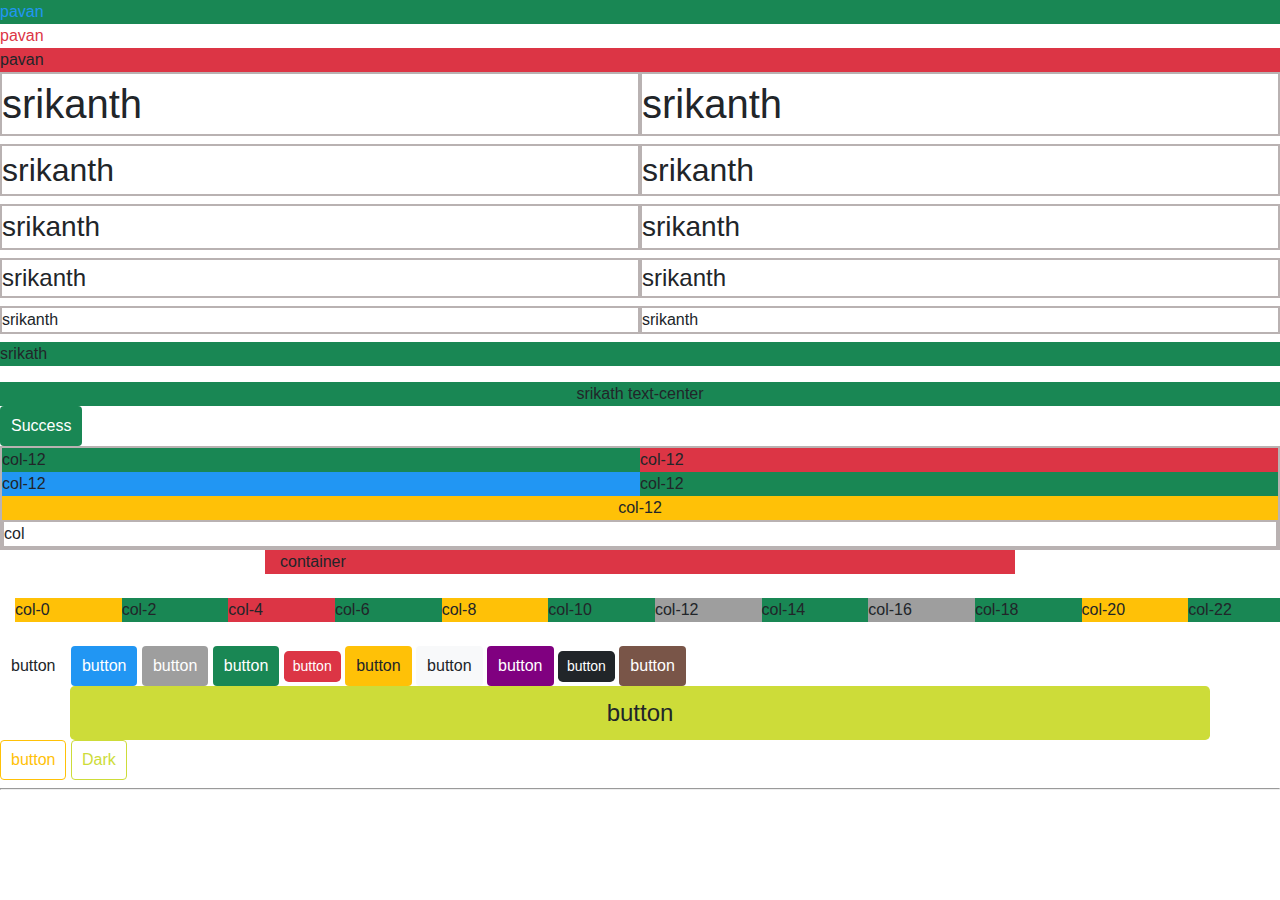
<file: custimized-bootstrap/index.html>
<!DOCTYPE html>
<html lang="en">
<head>
    <meta charset="UTF-8">
    <meta name="viewport" content="width=device-width, initial-scale=1.0">
    <link rel="stylesheet" href="./css/cbstrap.css">
    <title>Document</title>
</head>
<body>
    <div class="text-primary bg-success">
        pavan
    </div>
    <div class="text-danger">
        pavan
    </div>
    <div class="bg-danger ">
        pavan
    </div>
    <div class="row">
        <div class="col-12">

            <div class="h1 border">srikanth</div>
            <div class="h2 border">srikanth</div>
            <div class="h3 border">srikanth</div>
            <div class="h4 border">srikanth</div>
            <div class="h5 border">srikanth</div>
        </div>
        <div class="col-12">
            <h1 class="border">srikanth</h1>
            <h2 class="border">srikanth</h2>
            <h3 class="border">srikanth</h3>
            <h4 class="border">srikanth</h4>
            <h5 class="border">srikanth</h5>
        </div>
    </div>

    <p class="bg-success">srikath</p>
    <p class="bg-success text-center">srikath text-center</p>
    <button class="btn btn-success">Success</button>
    <div class="row border">
        <div class="col-12 bg-success">col-12</div>
        <div class="col-12 bg-danger">col-12</div>
        <div class="col-12 bg-primary">col-12</div>
        <div class="col-12 bg-success">col-12</div>
        <div class="col-24 text-center bg-warning">col-12</div>
        <div class="col border"> col</div>
    </div>
    <div class="container-sm bg-danger ">
        container
    </div>
    <div class="container-fluid ">
        <br>
        <div class="row ">

            <div class="col-2 bg-warning">col-0</div>
            <div class="col-2 bg-success">col-2</div>
            <div class="col-2 bg-danger">col-4</div>
            <div class="col-2 bg-success">col-6</div>
            <div class="col-2 bg-warning">col-8</div>
            <div class="col-2 bg-success">col-10</div>
            <div class="col-2 bg-secondary">col-12</div>
            <div class="col-2 bg-success">col-14</div>
            <div class="col-2 bg-secondary">col-16</div>
            <div class="col-2 bg-success">col-18</div>
            <div class="col-2 bg-warning">col-20</div>
            <div class="col-2 bg-success">col-22</div>
        </div>
    </div>
    <br>
    <button class="btn">button</button>
    <button class="btn btn-primary">button</button>
    <button class="btn btn-secondary">button</button>
    <button class="btn btn-success">button</button>
    <button class="btn btn-danger btn-sm">button</button>
    <button class="btn btn-warning">button</button>
    <button class="btn btn-light">button</button>
    <button class="btn btn-purple">button</button>
    <button class="btn btn-dark btn-sm">button</button>
    <button class="btn btn-brown">button</button>
    <div class="container">

        <button class="btn btn-lime btn-block btn-lg">button</button>
    </div>
    <button class="btn btn-outline-warning">button</button>
    <button class="btn btn-outline-lime">Dark</button>
    <hr>
</body>
</html>
</file>
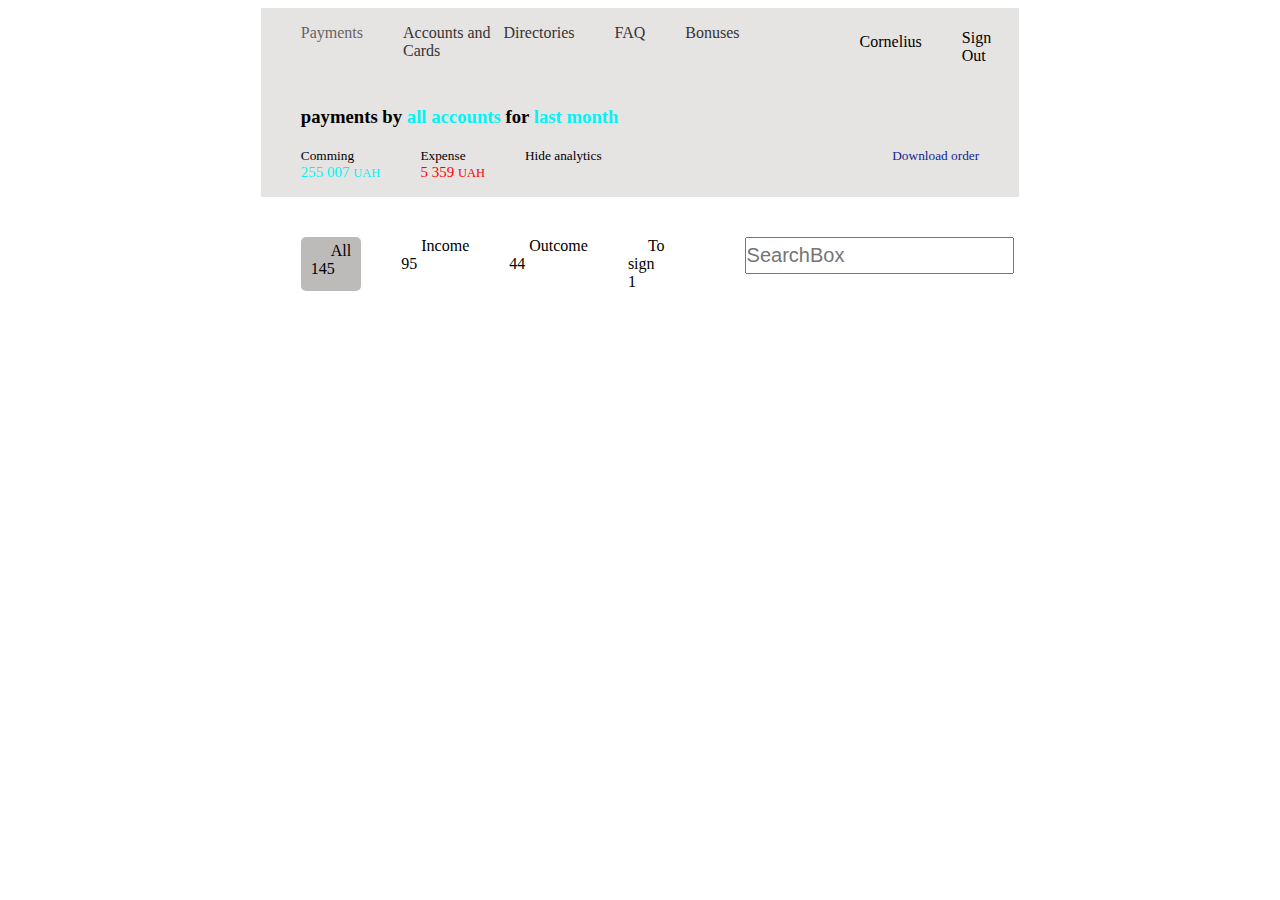
<file: HTML-1/index.html>
<!DOCTYPE html>
<html lang="en">
<head>
    <meta charset="UTF-8">
    <meta name="viewport" content="width=device-width, initial-scale=1.0">
    <link rel="stylesheet" href="style.css">
    <link
      rel="stylesheet"
      href="https://use.fontawesome.com/releases/v5.13.0/css/all.css"
      integrity="sha384-Bfad6CLCknfcloXFOyFnlgtENryhrpZCe29RTifKEixXQZ38WheV+i/6YWSzkz3V"
      crossorigin="anonymous"
    />
    <title>Document</title>
</head>
<body>
    <div class="container">
        <nav>
            <ul>
                <li><a href="#">Payments </a></li>
                <li><a href="#">Accounts and Cards</a></li>
                <li><a href="#">Directories</a></li>
                <li><a href="#">FAQ</a></li>
                <li><a href="#">Bonuses</a></li>
            </ul>
            <div class="navRightBar">
                <p>
                    <i class="fas fa-envelope" ></i>
                </p>
                <p>
                    <i class="fas fa-bell"></i>
                </p>
                <p>
                    Cornelius <i class="fas fa-angle-down"></i>
                </p>  
              
                <p>Sign Out</p>
            </div>
        </nav>
        <!-- payment container -->
        <div class="paymentContainer">
            <h3>payments by <span>all accounts <i class="fas fa-angle-down"></i> </span> for <span>last month <i class="fas fa-angle-down"></i></span></h3>
            <div class="payments">
                <div class="paymentsData">
                
                    <div><small>Comming

                    </small>
                    <br>
                    <p>
                        255 007 <small>UAH</small>
                    </p>
                    </div>

                    <div>  <small>Expense

                        <p style="color: red;">5 359 <small>UAH</small></p>
                    </small>
                    </div>
                    <div><small> <i class="fas fa-angle-down"></i> Hide analytics</small></div>
                </div>
                
                <div class="downloadOrder">
                    <small>
                        <i class="far fa-file"></i>
                         Download order
                    </small>
                </div>
            </div>
        </div>
        <!-- table content -->
        <section>
            <div class="resultContainer">
                <div class="positionELe">
                    <span style=" background: rgb(189, 186, 186); border-radius: 5px; padding:5px 10px">
                        <i class="fas fa-circle" style="color: white;padding:5px 10px"></i> All 145
                    </span>
                    <span>
                        <i class="fas fa-circle" style="color: #03f4f4; padding:10px"></i> Income 95
                    </span>
                    <span>
                        <i class="fas fa-circle" style="color: red; padding:10px"></i> Outcome 44
                    </span>
                    <span>
                        <i class="fas fa-circle" style="color: rgb(17, 37, 146); padding:10px"></i> To sign 1
                    </span>
                </div>
                <div class="searchBox">
                    <input type="search" placeholder="SearchBox"/>
                </div>
            </div>
        </section>
    </div>
</body>
</html>
</file>
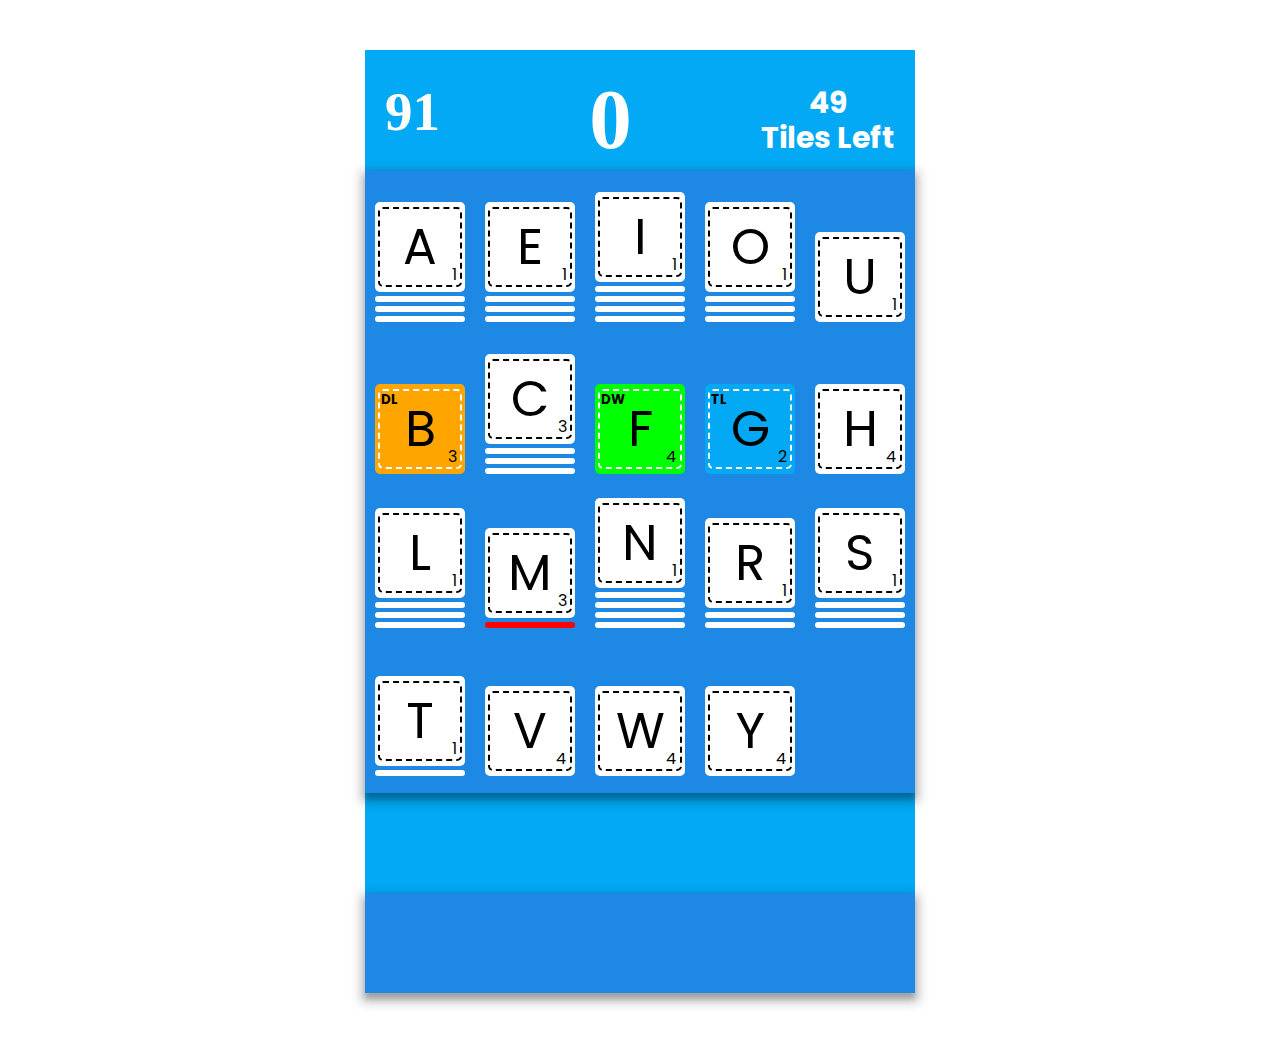
<file: layout/index.html>
<!DOCTYPE html>
<html lang="en">

<head>
    <meta charset="UTF-8">
    <meta name="viewport" content="width=device-width, initial-scale=1.0">
    <link rel="stylesheet" href="style.css">
    <title>Layout</title>
</head>

<body>
    <div class="container">
        <!-- score Box -->
        <div class="scoreBox">
            <div id="maxScore">91</div>
            <div id="currentScore">0</div>
            <div id="timeLeft">
                <p>49</p>
                <p>Tiles Left</p>
            </div>
        </div>
        <!-- letters Box -->
        <div class="letterBoxContainer">
            <!-- row-1 -->
            <div class="letterBoxContainer-1">
                <div class="letter">
                    <div></div>
                    <div></div>
                    <div></div>
                    <div id='a' class="letterBox">
                        <p>A</p>
                        <span>1</span>
                    </div>
                </div>
                <div class="letter">
                    <div></div>
                    <div></div>
                    <div></div>
                    <div id='e' class="letterBox">
                        <p>E</p>
                        <span>1</span>
                    </div>
                </div>
                <div class="letter">
                    <div></div>
                    <div></div>
                    <div></div>
                    <div></div>
                    <div id='i' class="letterBox">
                        <p>I</p>
                        <span>1</span>
                    </div>
                    
                </div>
                <div class="letter">
                    <div></div>
                    <div></div>
                    <div></div>
                    <div id='o' class="letterBox">
                        <p>O</p>
                        <span>1</span>
                    </div>
                </div>
                <div class="letter">
                    <div id='u' class="letterBox">
                        <p>U</p>
                        <span>1</span>
                    </div>
                </div>
            </div>
            <!-- row-2 -->
            <div class="letterBoxContainer-2">
                <div class="letter">
                    <div id='b' class="letterBox">
                        <p>B</p>
                        <span>3</span>
                        <small>DL</small>
                    </div>
                </div>
                <div class="letter">
                    <div></div>
                    <div></div>
                    <div></div>
                    <div id='c' class="letterBox">
                        <p>C</p>
                        <span>3</span>
                    </div>
                </div>
                <div class="letter">
                    <div id='f' class="letterBox">
                        <small>DW</small>
                        <p>F</p>
                        <span>4</span>
                    </div>
                </div>
                <div class="letter">
                    <div id='g' class="letterBox">
                        <small>TL</small>
                        <p>G</p>
                        <span>2</span>
                    </div>
                </div>
                <div class="letter">
                    <div id='h' class="letterBox">
                        <p>H</p>
                        <span>4</span>
                    </div>
                </div>
            </div>
            <!-- row-3 -->
            <div class="letterBoxContainer-3">
                <div class="letter">
                    <div></div>
                    <div></div>
                    <div></div>
                    <div id='l' class="letterBox">
                        <p>L</p>
                        <span>1</span>
                    </div>
                </div>
                <div class="letter">
                    <div style="background:red"></div>
                    <div id='m' class="letterBox">
                        <p>M</p>
                        <span>3</span>
                    </div>
                </div>
                <div class="letter">
                    <div></div>
                    <div></div>
                    <div></div>
                    <div></div>
                    <div id='n' class="letterBox">
                        <p>N</p>
                        <span>1</span>
                    </div>
                </div>
                <div class="letter">
                    <div></div>
                    <div></div>
                    <div id='r' class="letterBox">
                        <p>R</p>
                        <span>1</span>
                    </div>
                </div>
                <div class="letter">
                    <div></div>
                    <div></div>
                    <div></div>
                    <div id='s' class="letterBox">
                        <p>S</p>
                        <span>1</span>
                    </div>
                </div>
            </div>
            <!-- row-4 -->
            <div class="letterBoxContainer-4">
                <div class="letter">
                    <div></div>
                    <div id='t' class="letterBox">
                        <p>T</p>
                        <span>1</span>
                    </div>
                </div>
                <div class="letter">
                    <div id='v' class="letterBox">
                        <p>V</p>
                        <span>4</span>
                    </div>
                </div>
                <div class="letter">
                    <div id='w' class="letterBox">
                        <p>W</p>
                        <span>4</span>
                    </div>
                </div>
                <div class="letter">
                    <div id='y' class="letterBox">
                        <p>Y</p>
                        <span>4</span>
                    </div>
                </div>
                <div id='hide' class="letterBox">
                    <p>E</p>
                    <span>1</span>
                </div>
            </div>
        </div>
        <div class="box2">

        </div>
    </div>
</body>

</html>
</file>
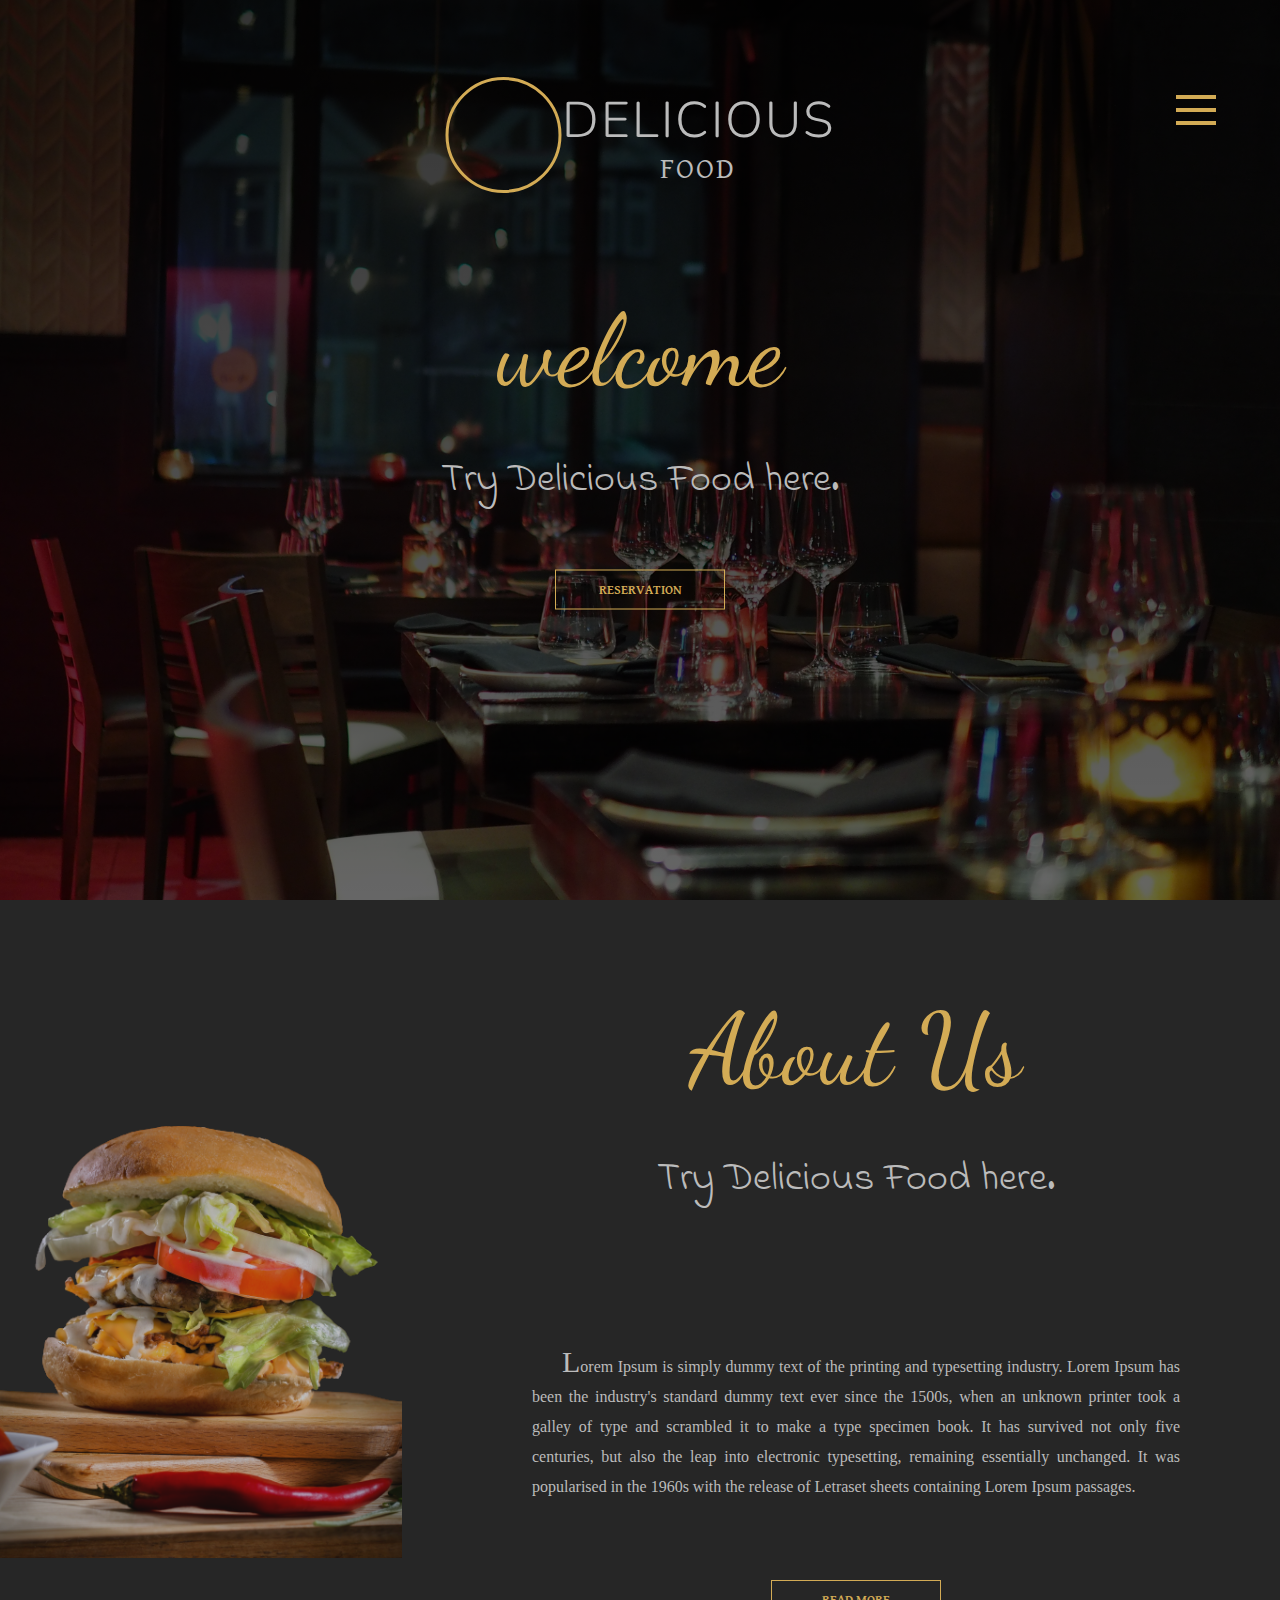
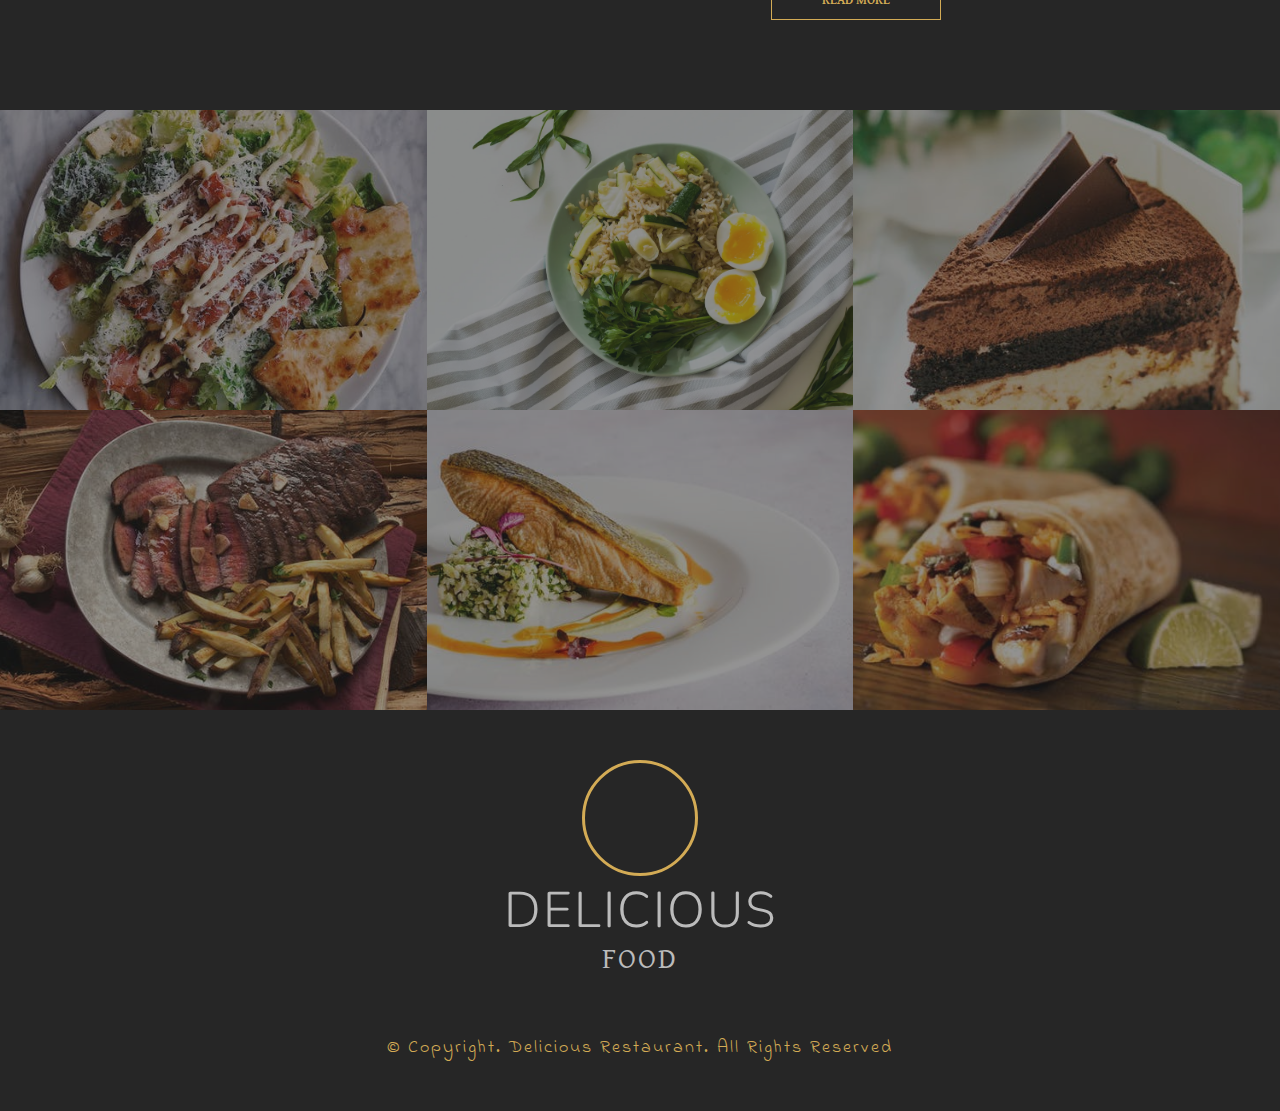
<file: restaurant-app/index.html>
<!DOCTYPE html>
<html lang="en">
<head>
    <meta charset="UTF-8">
    <meta name="viewport" content="width=device-width, initial-scale=1.0">
    <title>Restaurant App</title>
    <link rel="stylesheet" href="style.css">
    <link rel="stylesheet" href="https://cdnjs.cloudflare.com/ajax/libs/font-awesome/5.14.0/css/all.min.css" integrity="sha512-1PKOgIY59xJ8Co8+NE6FZ+LOAZKjy+KY8iq0G4B3CyeY6wYHN3yt9PW0XpSriVlkMXe40PTKnXrLnZ9+fkDaog==" crossorigin="anonymous" />
    <link href="https://fonts.googleapis.com/css2?family=Dancing+Script:wght@500&family=Indie+Flower&family=David+Libre&family=Nunito:wght@300&display=swap" rel="stylesheet"> 
</head>
<body>
    <!-- Navbar -->
    <nav class="navbar">
        <input type="checkbox" class='checkbox'name="checkbox" id="check" hidden >
        <div class="hamburger-menu">
            <!-- id for should be matched -->
            <label for="check" class='menu'>
                <div class="menu-line menu-line-1"></div>
                <div class="menu-line menu-line-2"></div>
                <div class="menu-line menu-line-3"></div>
            </label>
        </div>
        <div class="navbar-navigation">
            <div class="navbar-navigation-left">
                <img src="./images/nav-1.webp" alt="" class="left-img left-img-1">
                <img src="./images/nav-2.webp" alt="" class="left-img left-img-2">
                <img src="./images/nav-3.webp" alt="" class="left-img left-img-3">
            </div>
            <div class="navbar-navigation-right">
                <ul class="nav-list">
                    <li class="nav-list-item">
                        <a href="#" class="nav-list-link">Home</a>
                    </li>
                    <li class="nav-list-item">
                        <a href="#" class="nav-list-link">About US</a>
                    </li>
                    <li class="nav-list-item">
                        <a href="#" class="nav-list-link">Gallery</a>
                    </li>
                    <li class="nav-list-item">
                        <a href="#" class="nav-list-link">Reservation</a>
                    </li>
                    <li class="nav-list-item">
                        <a href="#" class="nav-list-link">Services</a>
                    </li>
                    <li class="nav-list-item">
                        <a href="#" class="nav-list-link">Contact</a>
                    </li>
                </ul>
            </div>
        </div>
    </nav>
    <!--End of Navbar -->
    <!-- header -->
    <header class="header">
        <div class="brand">
            <a href="#" class="logo">
                <i class="fas fa-utensils"></i>
            </a>
            <div>
                <h1 class="main-name">Delicious</h1>
                <p class="sub-name">Food</p>
            </div>
        </div>
        <div class="header-banner">
            <h1 class="main-heading">welcome</h1>
            <h3 class="sub-heading">Try Delicious Food here.</h3>
            <button type="button" class="main-btn">Reservation</button>
        </div>
    </header>
    <!-- end of header -->
    <!-- About Us -->
    <section class="about-us">
        <div class="about-us-left">
            <!-- <img src="./images/about-us.jpg" alt=""> -->
            <img src="./images/aboutus.png" alt="">
        </div>
        <div class="about-us-right">
            <h1 class="main-heading">About Us</h1>
            <h3 class="sub-heading">Try Delicious Food here.</h3>
            <div class="stars">
                <i class="fas fa-star-of-life star"></i>
                <i class="fas fa-star-of-life star"></i>
                <i class="fas fa-star-of-life star"></i>
            </div>
            <p class="description">
                Lorem Ipsum is simply dummy text of the printing and typesetting industry. Lorem Ipsum has been the industry's standard dummy text ever since the 1500s, when an unknown printer took a galley of type and scrambled it to make a type specimen book. It has survived not only five centuries, but also the leap into electronic typesetting, remaining essentially unchanged. It was popularised in the 1960s with the release of Letraset sheets containing Lorem Ipsum passages.
            </p>
            <div class="stars">
                <i class="fas fa-star-of-life star"></i>
                <i class="fas fa-star-of-life star"></i>
                <i class="fas fa-star-of-life star"></i>
            </div>
            <button type="button" class="main-btn">Read more</button>
        </div>
    </section>
    <!-- End of About Us -->
    <!-- Gallery -->
    <section class="gallery">
        <div class="cards-wrapper">
            <div class="card">
                <div class="card-overlay">
                    <h1 class="card-overlay-heading">
                        Food Name
                    </h1>
                    <p class="card-overlay-paragraph">
                        Price: <span>
                            $30.00
                        </span>
                    </p>
                    <button type="button" class="card-overlay-btn">Order Now</button>
                </div>
                <img src="./images/gallery-img-1.jpg" alt="" class="card-img">
            </div>
            <div class="card">
                <div class="card-overlay">
                    <h1 class="card-overlay-heading">
                        Food Name
                    </h1>
                    <p class="card-overlay-paragraph">
                        Price: <span>
                            $30.00
                        </span>
                    </p>
                    <button type="button" class="card-overlay-btn">Order Now</button>
                </div>
                <img src="./images/gallery-img-2.webp" class="card-img">
            </div>
            <div class="card">
                <div class="card-overlay">
                    <h1 class="card-overlay-heading">
                        Food Name
                    </h1>
                    <p class="card-overlay-paragraph">
                        Price:<span>
                            $30.00
                        </span>
                    </p>
                    <button type="button" class="card-overlay-btn">Order Now</button>
                </div>
                <img src="./images/gallery-img-3.jpeg" alt="" class="card-img">
            </div>
            <div class="card">
                <div class="card-overlay">
                    <h1 class="card-overlay-heading">
                        Food Name
                    </h1>
                    <p class="card-overlay-paragraph">
                        Price: <span>
                            $30.00
                        </span>
                    </p>
                    <button type="button" class="card-overlay-btn">Order Now</button>
                </div>
                <img src="./images/gallery-img-4.jpeg" alt="" class="card-img">
            </div>
            <div class="card">
                <div class="card-overlay">
                    <h1 class="card-overlay-heading">
                        Food Name
                    </h1>
                    <p class="card-overlay-paragraph">
                        Price: 
                        <span>
                            $30.00
                        </span>
                    </p>
                    <button type="button" class="card-overlay-btn">Order Now</button>
                </div>
                <img src="./images/gallery-img-5.jpeg" alt="" class="card-img">
            </div>
            <div class="card">
                <div class="card-overlay">
                    <h1 class="card-overlay-heading">
                        Food Name
                    </h1>
                    <p class="card-overlay-paragraph">
                        Price: <span>
                            $30.00
                        </span>
                    </p>
                    <button type="button" class="card-overlay-btn">Order Now</button>
                </div>
                <img src="./images/gallery-img-6.jpeg" alt="" class="card-img">
            </div>
        </div>
    </section>
    <!-- End of Gallery -->
    <!-- Footer -->
    <footer class="footer">
        <div class="footer-header">
            <a href="#" class="logo">
                <i class="fas fa-utensils"></i>
            </a>
            <div>
                <h1 class="main-name">Delicious</h1>
                <p class="sub-name">Food</p>
            </div>
            <div class="footer-social-media">
                <ul class="social-media">
                    <li class="social-media-item">
                        <a href="#" class="social-media-link">
                            <i class="fab fa-twitter"></i>
                        </a>
                    </li>
                    <li class="social-media-item">
                        <a href="#" class="social-media-link">
                            <i class="fab fa-facebook-square"></i>
                        </a>
                    </li>
                    <li class="social-media-item">
                        <a href="#" class="social-media-link">
                            <i class="fab fa-instagram"></i>
                        </a>
                    </li>
                    <li class="social-media-item">
                        <a href="#" class="social-media-link">
                            <i class="fab fa-youtube"></i>
                        </a>
                    </li>
                    
                </ul>
            </div>
        </div>
        <div class="footer-copyright">
            <p class="footer-copyright-paragraph">
                &copy; Copyright. <b>Delicious</b> Restaurant. All Rights Reserved
            </p>
        </div>
    </footer>
    <!-- End of Footer -->
</body>
</html>
</file>
<file: custimized-bootstrap/css/cbstrap.css>
* {
  font-size: 1rem;
}

.h1, h1 {
  margin-bottom: 0.5rem;
  font-weight: 500;
  line-height: 1.5;
  font-size: 2.5rem;
}

h1 {
  margin-top: 0;
  margin-bottom: 0.5rem;
}

.h2, h2 {
  margin-bottom: 0.5rem;
  font-weight: 500;
  line-height: 1.5;
  font-size: 2rem;
}

h2 {
  margin-top: 0;
  margin-bottom: 0.5rem;
}

.h3, h3 {
  margin-bottom: 0.5rem;
  font-weight: 500;
  line-height: 1.5;
  font-size: 1.75rem;
}

h3 {
  margin-top: 0;
  margin-bottom: 0.5rem;
}

.h4, h4 {
  margin-bottom: 0.5rem;
  font-weight: 500;
  line-height: 1.5;
  font-size: 1.5rem;
}

h4 {
  margin-top: 0;
  margin-bottom: 0.5rem;
}

.h5, h5 {
  margin-bottom: 0.5rem;
  font-weight: 500;
  line-height: 1.5;
  font-size: 1rem;
}

h5 {
  margin-top: 0;
  margin-bottom: 0.5rem;
}

.btn {
  color: #212529;
  font-size: 1rem;
  display: inline-block;
  border: 1px solid transparent;
  border-radius: 0.25rem;
  padding: 10px;
  background-color: transparent;
  cursor: pointer;
  font-weight: 400;
  transition: color 0.15s ease-in-out, box-shadow 0.15s ease-in-out;
}

.btn-primary {
  background-color: #2196F3;
  color: #fff;
}
.btn-primary:hover {
  background-color: #0c83e2;
}

.btn-secondary {
  background-color: #9E9E9E;
  color: #fff;
}
.btn-secondary:hover {
  background-color: #8b8b8b;
}

.btn-success {
  background-color: #198754;
  color: #fff;
}
.btn-success:hover {
  background-color: #136740;
}

.btn-info {
  background-color: #0dcaf0;
  color: #fff;
}
.btn-info:hover {
  background-color: #0babcc;
}

.btn-warning {
  background-color: #ffc107;
  color: #fff;
}
.btn-warning:hover {
  background-color: #e0a800;
}

.btn-danger {
  background-color: #dc3545;
  color: #fff;
}
.btn-danger:hover {
  background-color: #c82333;
}

.btn-dark {
  background-color: #212529;
  color: #fff;
}
.btn-dark:hover {
  background-color: #101214;
}

.btn-light {
  background-color: #f8f9fa;
  color: #fff;
}
.btn-light:hover {
  background-color: #e2e6ea;
}

.btn-purple {
  background-color: purple;
  color: #fff;
}
.btn-purple:hover {
  background-color: #5a005a;
}

.btn-brown {
  background-color: #795548;
  color: #fff;
}
.btn-brown:hover {
  background-color: #61443a;
}

.btn-lime {
  background-color: #CDDC39;
  color: #fff;
}
.btn-lime:hover {
  background-color: #bccb24;
}

.btn-outline-primary {
  border: 1px solid #2196F3;
  color: #2196F3;
}
.btn-outline-primary:hover {
  background-color: #2196F3;
  color: #fff;
}

.btn-outline-secondary {
  border: 1px solid #9E9E9E;
  color: #9E9E9E;
}
.btn-outline-secondary:hover {
  background-color: #9E9E9E;
  color: #fff;
}

.btn-outline-success {
  border: 1px solid #198754;
  color: #198754;
}
.btn-outline-success:hover {
  background-color: #198754;
  color: #fff;
}

.btn-outline-info {
  border: 1px solid #0dcaf0;
  color: #0dcaf0;
}
.btn-outline-info:hover {
  background-color: #0dcaf0;
  color: #fff;
}

.btn-outline-warning {
  border: 1px solid #ffc107;
  color: #ffc107;
}
.btn-outline-warning:hover {
  background-color: #ffc107;
  color: #212529;
}

.btn-outline-danger {
  border: 1px solid #dc3545;
  color: #dc3545;
}
.btn-outline-danger:hover {
  background-color: #dc3545;
  color: #fff;
}

.btn-outline-dark {
  border: 1px solid #212529;
  color: #212529;
}
.btn-outline-dark:hover {
  background-color: #212529;
  color: #fff;
}

.btn-outline-light {
  border: 1px solid #f8f9fa;
  color: #f8f9fa;
}
.btn-outline-light:hover {
  background-color: #f8f9fa;
  color: #fff;
}

.btn-outline-purple {
  border: 1px solid purple;
  color: purple;
}
.btn-outline-purple:hover {
  background-color: purple;
  color: #fff;
}

.btn-outline-brown {
  border: 1px solid #795548;
  color: #795548;
}
.btn-outline-brown:hover {
  background-color: #795548;
  color: #fff;
}

.btn-outline-lime {
  border: 1px solid #CDDC39;
  color: #CDDC39;
}
.btn-outline-lime:hover {
  background-color: #CDDC39;
  color: #212529;
}

.btn-warning, .btn-light, .btn-lime {
  color: #212529;
}

.btn-block {
  display: block;
  width: 100%;
}

.btn-lg {
  padding: 0.5rem 1rem;
  font-size: 1.5rem;
  line-height: 1.5;
  border-radius: 0.3rem;
}

.btn-sm {
  padding: 0.25rem 0.5rem;
  font-size: 0.875rem;
  line-height: 1.5;
  border-radius: 0.3rem;
}

.row {
  display: -ms-flexbox;
  display: flex;
  flex-wrap: wrap;
  -ms-flex-wrap: wrap;
}

.col {
  max-width: 100%;
  flex-grow: 1;
}

.col-1 {
  max-width: 4.1666666667%;
  flex: 0 0 4.1666666667%;
}

.col-2 {
  max-width: 8.3333333333%;
  flex: 0 0 8.3333333333%;
}

.col-3 {
  max-width: 12.5%;
  flex: 0 0 12.5%;
}

.col-4 {
  max-width: 16.6666666667%;
  flex: 0 0 16.6666666667%;
}

.col-5 {
  max-width: 20.8333333333%;
  flex: 0 0 20.8333333333%;
}

.col-6 {
  max-width: 25%;
  flex: 0 0 25%;
}

.col-7 {
  max-width: 29.1666666667%;
  flex: 0 0 29.1666666667%;
}

.col-8 {
  max-width: 33.3333333333%;
  flex: 0 0 33.3333333333%;
}

.col-9 {
  max-width: 37.5%;
  flex: 0 0 37.5%;
}

.col-10 {
  max-width: 41.6666666667%;
  flex: 0 0 41.6666666667%;
}

.col-11 {
  max-width: 45.8333333333%;
  flex: 0 0 45.8333333333%;
}

.col-12 {
  max-width: 50%;
  flex: 0 0 50%;
}

.col-13 {
  max-width: 54.1666666667%;
  flex: 0 0 54.1666666667%;
}

.col-14 {
  max-width: 58.3333333333%;
  flex: 0 0 58.3333333333%;
}

.col-15 {
  max-width: 62.5%;
  flex: 0 0 62.5%;
}

.col-16 {
  max-width: 66.6666666667%;
  flex: 0 0 66.6666666667%;
}

.col-17 {
  max-width: 70.8333333333%;
  flex: 0 0 70.8333333333%;
}

.col-18 {
  max-width: 75%;
  flex: 0 0 75%;
}

.col-19 {
  max-width: 79.1666666667%;
  flex: 0 0 79.1666666667%;
}

.col-20 {
  max-width: 83.3333333333%;
  flex: 0 0 83.3333333333%;
}

.col-21 {
  max-width: 87.5%;
  flex: 0 0 87.5%;
}

.col-22 {
  max-width: 91.6666666667%;
  flex: 0 0 91.6666666667%;
}

.col-23 {
  max-width: 95.8333333333%;
  flex: 0 0 95.8333333333%;
}

.col-24 {
  max-width: 100%;
  flex: 0 0 100%;
}

.container,
.container-fluid,
.container-sm,
.container-md,
.container-lg,
.container-xl {
  width: 100%;
  padding-left: 15px;
  padding-right: 15px;
  margin-left: auto;
  margin-right: auto;
}

@media (min-width: 576px) {
  .container, .container-sm {
    max-width: 540px;
  }
}
@media (min-width: 768px) {
  .container, .container-sm, .container-md {
    max-width: 720px;
  }
}
@media (min-width: 992px) {
  .container, .container-md, .container-md, .container-lg {
    max-width: 960px;
  }
}
@media (min-width: 1200px) {
  .container, .container-md, .container-md, .container-lg, .container-xl {
    max-width: 1140px;
  }
}
body {
  font-size: 1rem;
  font-weight: 400;
  line-height: 1.5;
  text-align: left;
  margin: 0;
  font-family: -apple-system, BlinkMacSystemFont, "Segoe UI", Roboto, "Helvetica Neue", Arial, "Noto Sans", sans-serif, "Apple Color Emoji", "Segoe UI Emoji", "Segoe UI Symbol", "Noto Color Emoji";
  background-color: #fff;
  color: #212529;
}

p {
  margin-top: 0;
  margin-bottom: 1rem;
}

.text-center {
  display: flex;
  justify-content: center;
  margin: auto;
}

.text-primary {
  color: #2196F3;
}

.text-secondary {
  color: #9E9E9E;
}

.text-danger {
  color: #dc3545;
}

.text-success {
  color: #198754;
}

.text-warning {
  color: #ffc107;
}

.text-body {
  color: #212529;
}

.bg-secondary {
  background-color: #9E9E9E;
}

.bg-primary {
  background-color: #2196F3;
}

.bg-danger {
  background-color: #dc3545;
}

.bg-warning {
  background-color: #ffc107;
}

.bg-success {
  background-color: #198754;
}

.border {
  border: 2px solid #b9b2b2;
}

/*# sourceMappingURL=cbstrap.css.map */
</file>
<file: HTML-1/style.css>
.container{
    margin: 0 20%;
}
nav{
    background: rgb(230, 227, 227);
    /* display: inline; */
    justify-content: space-between;
}
nav ul {
    list-style: none;
    display: flex;
    /* padding-right: 40px; */
    /* border-style: dotted; */
}

ul li a{
    flex-direction: column;
    text-decoration: none;
    color: rgb(53, 52, 52);
    padding-right: 40px;
}
li:first-child a{
    color:rgb(104, 100, 100)
}
.navRightBar i{
    color: rgb(138, 133, 133); 
    font-size: 20px;
}
.navRightBar select{
    border: 0;
    background: rgb(207, 205, 205);

}

.navRightBar{
    display: flex;
    padding:5px 0;
}
.navRightBar p{
    padding-right:40px ;
}

nav{
    display: flex;
    
}
.paymentContainer{
    /* border-style: dotted; */
    margin-top: 0;
    padding:1px 40px ;
    background: rgb(230, 227, 227);
}
.paymentContainer span{
    color: #03f4f4;
}
.payments{
    display: flex;
    justify-content: space-between;
}
.paymentsData  p{
    margin-top:0;
    font-size: 15px;
}
.downloadOrder{
    color: rgb(17, 37, 146);
}
.paymentsData{
    display: flex;
}
.paymentsData  div, .resultContainer div{
    padding-right: 40px;
}
.paymentsData p{
    color: #03f4f4;
}

.resultContainer{
    display: flex;
    justify-content: space-between;
    margin: 40px 0;
}
.positionELe{
    display: flex;
    margin-left: 40px;
}
.positionELe i{
    font-size: 10px;
}
.positionELe span{
    margin-right: 40px;
}
.searchBox input{
    padding:5px 0;
    font-size: 20px;
}
</file>
<file: layout/style.css>
@import url('https://fonts.googleapis.com/css2?family=Lato:wght@700&family=Poppins:wght@500&family=Rubik:wght@500&display=swap');

.container{
    background: #03A9F4;
    min-height:20px;
    width: 550px;
    margin:50px  auto;
}

.scoreBox{
    display: grid;
    font-family: 'Poppins', sans-serif;
    grid-template-areas: "max current time";
    text-align: center;
    color:white;
    padding:0 20px;
    font-weight: bold;
    justify-content: space-between;
}
#maxScore{
    font-family: serif;
    grid-area: max;
    padding-top:30px;
    text-align: left;
    font-size: 55px;
}
#currentScore{
    font-family:math;
    grid-area: current;
    font-size: 85px;
    padding: 20px 0  0 20px;
}
#timeLeft{
    padding-top:20px;
    grid-area: time;
    font-size: 30px
}
#timeLeft p{
    line-height: 5px;
}

.letterBoxContainer, .box2{
    background: #1E88E5;
    position: relative;
    z-index: 5;
    box-shadow:0px 5px 10px 5px rgba(0,0,0,0.19), 0 6px 6px rgba(0,0,0,0.23);
}
.box2{
    margin-top: 100px;
    min-height: 100px;
}
.letterBoxContainer > div {
    display: flex;
    padding:20px 0 28px 0;
}
.letterBoxContainer > div:nth-child(2){
    padding:0
}
.letterBoxContainer > div:nth-child(4){
    /* border-style: double; */
    padding: 10px 0 15px 0;
}
.letterBox{
    border-radius: 5px;
    margin:10px;
    width: 90px;
    height: 90px;
    background: white;
    position: relative;
}
.letterBox > p{
    border-radius: 5px;
    font-size: 50px;
    margin:3px;
    /* padding:3px 3px; */
    position: relative;
    /* left: 5px; */
    text-align: center;
    top:2px;
    border: 2px dashed black;
}
.letterBox span{
    position: absolute;
    bottom:5px;
    right: 8px;
}
.letter{
    font-family: 'Poppins', sans-serif;
    display: flex;
    flex-direction: column-reverse;
}
.letter > div{
    min-height: 6px;
    background: white;
    margin:2px 10px;
    border-radius: 5px;
}
#hide{
    visibility: hidden;
}
small{
    position: absolute;
    top:6px;
    left:6px;
    font-weight: bold;
}
#b{
    background: orange;
}
#b > p, #f > p, #g > p{
    border-color: white;

}
#f{
    background: #00FF00;
}
#g{
   background: #03A9F4;
}
</file>
<file: restaurant-app/style.css>
* {
  margin: 0;
  padding: 0;
}

body {
  background-color: #262626;
}

.hamburger-menu .menu, .card-img, .card-overlay {
  width: 100%;
  height: 100%;
}

.navbar {
  position: relative;
  z-index: 2;
}
.navbar-navigation {
  display: flex;
}
.navbar-navigation-left {
  width: 50vw;
  height: 100vh;
  background-color: #262626;
  position: fixed;
  left: -50vw;
  transition: left 0.7s;
}
.navbar-navigation-left .left-img {
  width: 50%;
  height: 30%;
  position: absolute;
  object-fit: cover;
  border-radius: 20px 60px 20px 20px;
  border: 3px solid #d3ab55;
  box-shadow: 0 15px 60px rgba(0, 0, 0, 0.4);
}
.navbar-navigation-left .left-img-1 {
  top: 15%;
  left: 15%;
}
.navbar-navigation-left .left-img-2 {
  top: 35%;
  left: 25%;
}
.navbar-navigation-left .left-img-3 {
  top: 55%;
  left: 35%;
}
.navbar-navigation-right {
  width: 50vw;
  height: 100vh;
  background-color: #1f1d1d;
  position: fixed;
  right: -50vw;
  display: flex;
  justify-content: center;
  align-items: center;
  transition: right 0.7s;
}
.navbar-navigation-right .nav-list-item {
  list-style: none;
}
.navbar-navigation-right .nav-list-link {
  display: block;
  padding: 10px;
  text-decoration: none;
  color: #d3ab55;
  font-family: "Dancing Script", cursive;
  font-size: 30px;
  font-weight: 300;
  letter-spacing: 2px;
  text-transform: Capitalize;
  transition: all 0.4s;
}
.navbar-navigation-right .nav-list-link:hover {
  color: #bbb;
  letter-spacing: 4px;
}

.checkbox:checked ~ .navbar-navigation .navbar-navigation-left {
  left: 0;
}
.checkbox:checked ~ .navbar-navigation .navbar-navigation-right {
  right: 0;
}
.checkbox:checked ~ .hamburger-menu .menu {
  transform: rotateZ(90deg);
}
.checkbox:checked ~ .hamburger-menu .menu-line-1 {
  transform: rotate(-40deg);
}
.checkbox:checked ~ .hamburger-menu .menu-line-2 {
  opacity: 0;
}
.checkbox:checked ~ .hamburger-menu .menu-line-3 {
  transform: rotate(40deg);
}

.header {
  width: 100%;
  height: 100vh;
  position: relative;
  background: linear-gradient(rgba(0, 0, 0, 0.8), rgba(0, 0, 0, 0.6)), url(./images/pexels-chan-walrus-941861.jpg) no-repeat center;
  background-size: cover;
}
.header .brand {
  position: absolute;
  top: 15%;
  left: 50%;
  transform: translate(-50%, -50%);
  color: wheat;
  display: flex;
  justify-content: center;
  align-items: center;
  text-align: center;
}
.header-banner {
  text-align: center;
  position: absolute;
  top: 50%;
  left: 50%;
  transform: translate(-50%, -50%);
}

.about-us {
  height: 90vh;
  display: flex;
  align-items: center;
}
.about-us-left {
  width: 40%;
  position: relative;
  left: -30px;
}
.about-us-left img {
  width: 100%;
  opacity: 0.7;
}
.about-us-right {
  width: 60%;
  margin-bottom: 0;
  display: flex;
  text-align: center;
  align-items: center;
  flex-direction: column;
  padding: 0 100px;
}
.about-us-right .stars {
  margin: 30px 0;
}
.about-us-right .stars .star {
  font-size: 15px;
  color: #d3ab55;
  margin-left: 10px;
}
.about-us-right .description {
  color: #bbb;
  text-align: justify;
  line-height: 30px;
}
.about-us-right .description::first-letter {
  font-size: 30px;
  padding-left: 30px;
}

.gallery .cards-wrapper {
  display: flex;
  justify-content: center;
  align-items: center;
  flex-wrap: wrap;
}

.footer {
  padding: 50px 0;
  display: flex;
  justify-content: center;
  align-items: center;
  flex-direction: column;
}
.footer-header {
  display: flex;
  justify-content: center;
  align-items: center;
  flex-direction: column;
  text-align: center;
  margin-bottom: 30px;
}

.hamburger-menu {
  width: 40px;
  height: 40px;
  position: fixed;
  z-index: 400;
  top: 10%;
  right: 5%;
}
.hamburger-menu .menu {
  display: flex;
  flex-direction: column;
  justify-content: space-around;
  cursor: pointer;
  transition: transform 0.5s;
}
.hamburger-menu .menu-line {
  width: 100%;
  height: 4px;
  background-color: #d3ab55;
  transform-origin: right;
  transition: all 0.5s 0.5s;
}

.logo {
  font-size: 70px;
  color: #d3ab55;
  border: 3px solid #d3ab55;
  border-radius: 50%;
  height: 110px;
  width: 110px;
  display: flex;
  justify-content: center;
  align-items: center;
}

.main-name, .sub-name {
  font-family: "Nunito";
  color: #bbb;
  font-size: 50px;
  font-weight: 300;
  letter-spacing: 2px;
  text-transform: uppercase;
}

.sub-name {
  font-family: "David Libre", sans-serif;
  font-size: 30px;
}

.main-heading {
  font-family: "Dancing Script", cursive;
  font-size: 100px;
  font-weight: 300;
  color: #d3ab55;
  margin-bottom: 40px;
}

.sub-heading {
  font-family: "Indie Flower", cursive;
  font-size: 40px;
  font-weight: 300;
  color: #bbb;
  margin-bottom: 60px;
}

.main-btn {
  width: 170px;
  height: 40px;
  outline: none;
  border: 1px solid #d3ab55;
  background: transparent;
  color: #d3ab55;
  text-transform: uppercase;
  cursor: pointer;
  font-weight: bold;
  font-family: "David Libre", sans-serif;
  transition: all 0.4s;
}
.main-btn:hover {
  background-color: #d3ab55;
  color: #262626;
}

.card {
  position: relative;
  width: 33.3333%;
  height: 300px;
  overflow: hidden;
}
.card:hover .card-overlay {
  left: 0;
}
.card-img {
  object-fit: cover;
  opacity: 0.5;
}
.card-overlay {
  z-index: 10;
  position: absolute;
  top: 0;
  left: -100%;
  color: white;
  background-color: rgba(211, 171, 85, 0.5);
  display: flex;
  justify-content: center;
  align-items: center;
  flex-direction: column;
  transition: left 0.7s;
}
.card-overlay-heading {
  font-weight: 300;
  letter-spacing: 2px;
  text-transform: Capitalize;
  text-align: center;
}
.card-overlay-paragraph {
  font-weight: 300;
  letter-spacing: 2px;
  text-transform: Capitalize;
  margin-bottom: 30px;
}
.card-overlay-paragraph span {
  color: #262626;
  font-weight: bold;
}
.card-overlay-btn {
  outline: none;
  border: 1px solid #d3ab55;
  width: 120px;
  height: 40px;
  border-radius: 20px;
  font-weight: bold;
  cursor: pointer;
}

.social-media {
  display: flex;
  width: 300px;
  justify-content: space-between;
  margin-top: 30px;
}
.social-media-item {
  list-style: none;
  font-size: 30px;
}
.social-media-link {
  text-decoration: none;
  color: #bbb;
  transition: color 0.7s;
}
.social-media-link:hover {
  color: #d3ab55;
}

.footer-copyright-paragraph {
  font-size: 18px;
  color: #d3ab55;
  font-family: "Indie Flower", cursive;
  font-weight: 300;
  letter-spacing: 2px;
  text-transform: Capitalize;
}

/*# sourceMappingURL=style.css.map */
</file>
